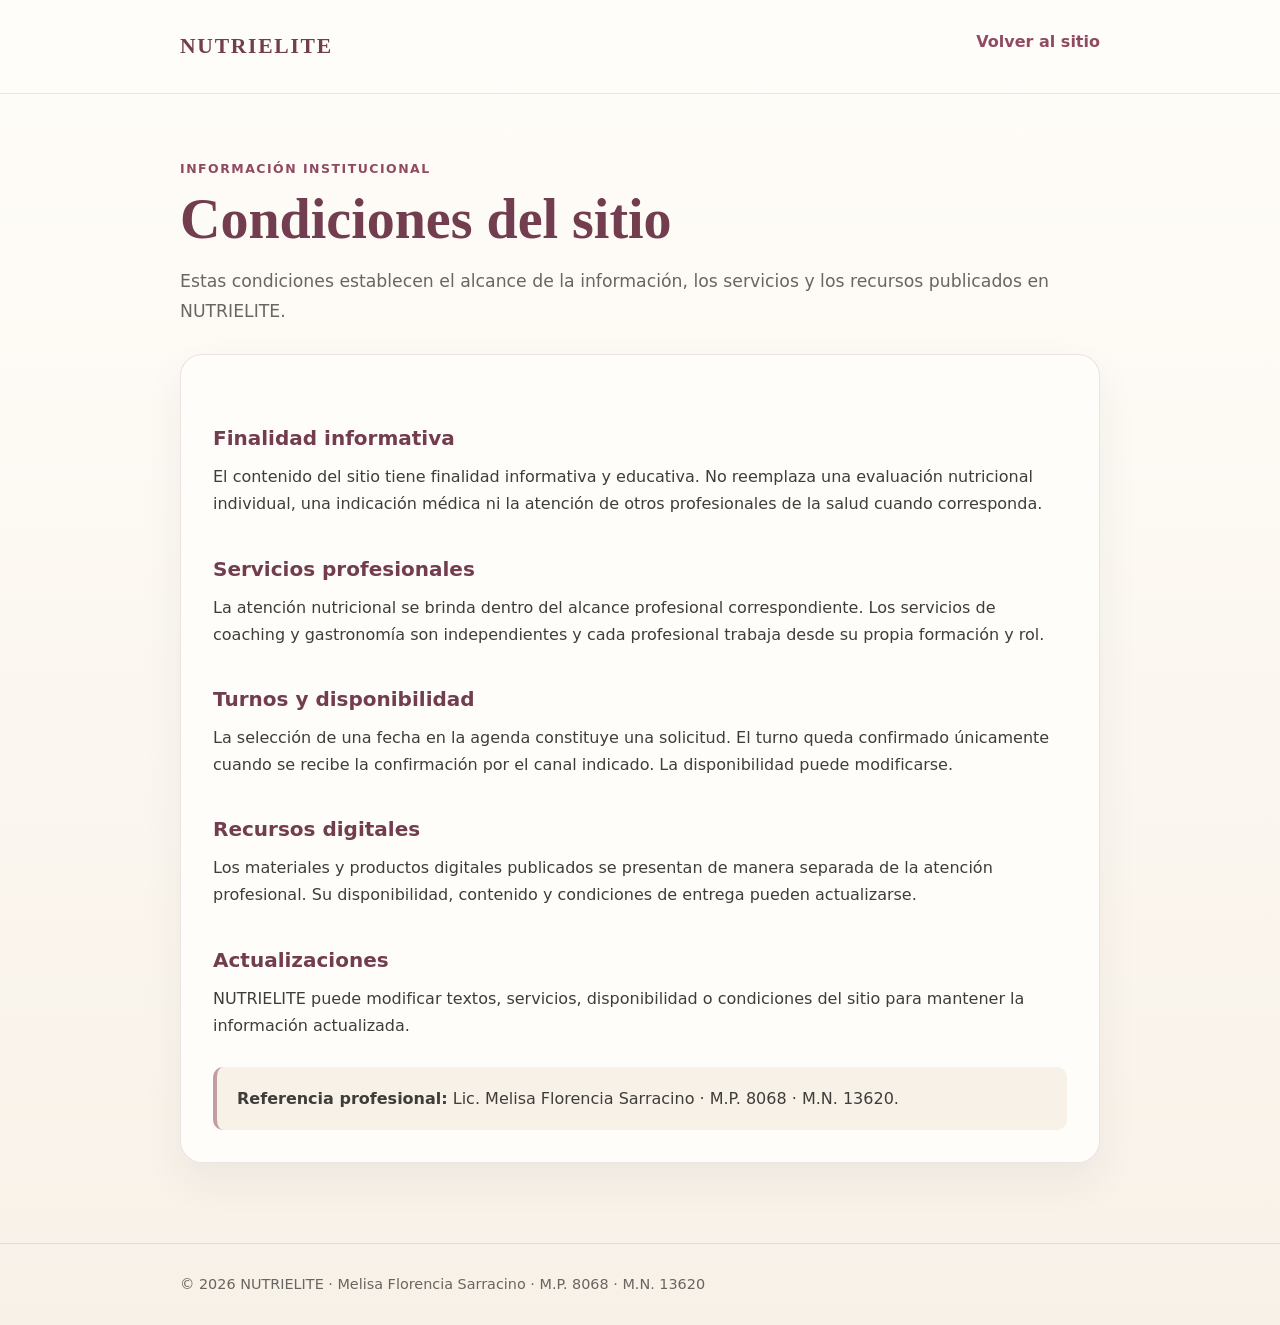
<file: condiciones.html>
<!doctype html><html lang="es"><head><meta charset="utf-8"><meta name="viewport" content="width=device-width,initial-scale=1"><title>Condiciones del sitio | NUTRIELITE</title><meta name="description" content="Condiciones de uso y alcance de la información publicada en NUTRIELITE."><link rel="canonical" href="https://www.nutrielite.com.ar/condiciones.html"><style>
:root{--wine:#8f4b62;--wine-dark:#713d4f;--ink:#3f3d3a;--muted:#696560;--paper:#fffdf9;--soft:#f8f1e8;--line:rgba(143,75,98,.15)}
*{box-sizing:border-box}body{margin:0;background:linear-gradient(180deg,#fffdf9,#f8f1e8);color:var(--ink);font-family:Inter,system-ui,-apple-system,BlinkMacSystemFont,"Segoe UI",sans-serif;line-height:1.7}
.wrap{width:min(920px,calc(100% - 36px));margin:auto}.top{padding:28px 0;border-bottom:1px solid var(--line);background:rgba(255,253,249,.94)}.brand{font-family:Georgia,serif;color:var(--wine-dark);font-size:1.35rem;font-weight:700;letter-spacing:.08em}.back{float:right;color:var(--wine);text-decoration:none;font-weight:700}
main{padding:64px 0 80px}.eyebrow{margin:0 0 10px;color:var(--wine);font-size:.78rem;font-weight:800;letter-spacing:.12em;text-transform:uppercase}h1{margin:0 0 18px;color:var(--wine-dark);font-family:Georgia,serif;font-size:clamp(2.2rem,5vw,3.5rem);line-height:1.08}h2{margin:34px 0 8px;color:var(--wine-dark);font-size:1.25rem}.lead{font-size:1.08rem;color:var(--muted)}.card{margin-top:28px;padding:32px;border:1px solid var(--line);border-radius:22px;background:var(--paper);box-shadow:0 18px 42px rgba(50,43,44,.06)}p{margin:0 0 14px}ul{padding-left:22px}.note{margin-top:28px;padding:18px 20px;border-left:4px solid rgba(143,75,98,.5);background:var(--soft);border-radius:10px}footer{padding:28px 0;border-top:1px solid var(--line);font-size:.9rem;color:var(--muted)}
@media(max-width:640px){.back{float:none;display:block;margin-top:8px}.top{padding:22px 0}.card{padding:24px 20px}main{padding:48px 0 64px}}
</style></head><body><header class="top"><div class="wrap"><span class="brand">NUTRIELITE</span><a class="back" href="index.html">Volver al sitio</a></div></header><main><div class="wrap"><p class="eyebrow">Información institucional</p><h1>Condiciones del sitio</h1><p class="lead">Estas condiciones establecen el alcance de la información, los servicios y los recursos publicados en NUTRIELITE.</p><section class="card"><h2>Finalidad informativa</h2><p>El contenido del sitio tiene finalidad informativa y educativa. No reemplaza una evaluación nutricional individual, una indicación médica ni la atención de otros profesionales de la salud cuando corresponda.</p><h2>Servicios profesionales</h2><p>La atención nutricional se brinda dentro del alcance profesional correspondiente. Los servicios de coaching y gastronomía son independientes y cada profesional trabaja desde su propia formación y rol.</p><h2>Turnos y disponibilidad</h2><p>La selección de una fecha en la agenda constituye una solicitud. El turno queda confirmado únicamente cuando se recibe la confirmación por el canal indicado. La disponibilidad puede modificarse.</p><h2>Recursos digitales</h2><p>Los materiales y productos digitales publicados se presentan de manera separada de la atención profesional. Su disponibilidad, contenido y condiciones de entrega pueden actualizarse.</p><h2>Actualizaciones</h2><p>NUTRIELITE puede modificar textos, servicios, disponibilidad o condiciones del sitio para mantener la información actualizada.</p><div class="note"><strong>Referencia profesional:</strong> Lic. Melisa Florencia Sarracino · M.P. 8068 · M.N. 13620.</div></section></div></main><footer><div class="wrap">© 2026 NUTRIELITE · Melisa Florencia Sarracino · M.P. 8068 · M.N. 13620</div></footer></body></html>
</file>
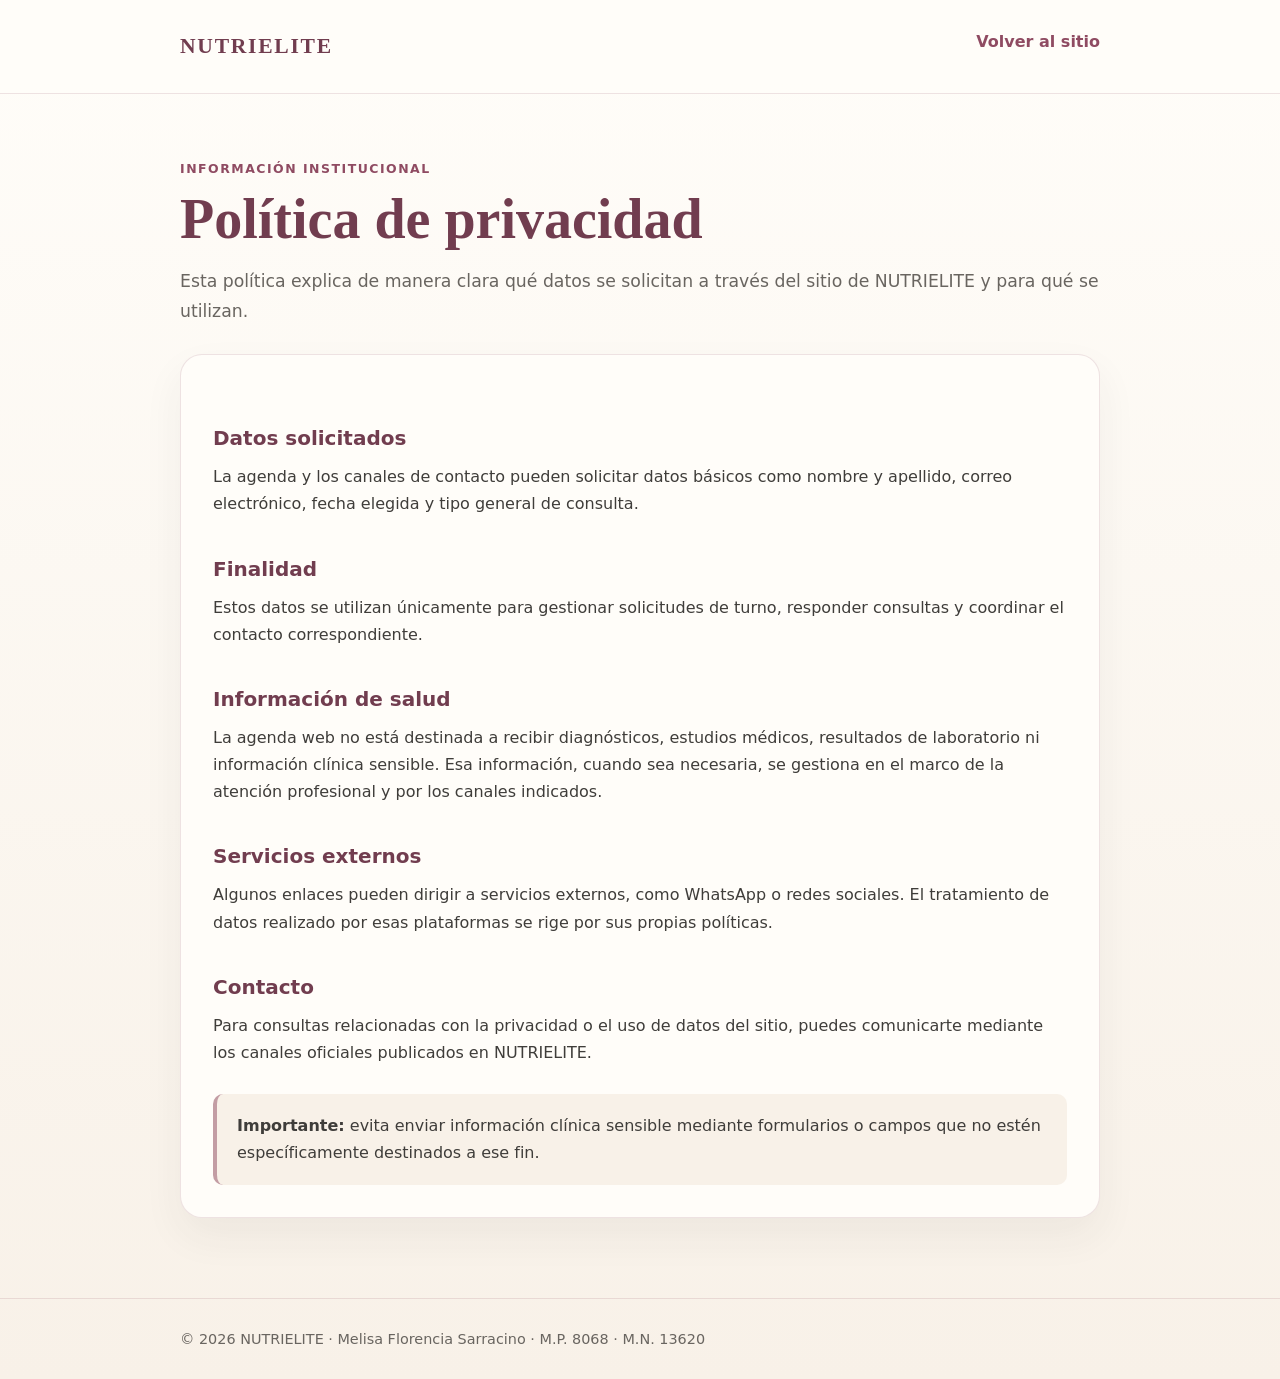
<file: privacidad.html>
<!doctype html><html lang="es"><head><meta charset="utf-8"><meta name="viewport" content="width=device-width,initial-scale=1"><title>Privacidad | NUTRIELITE</title><meta name="description" content="Política de privacidad del sitio NUTRIELITE."><link rel="canonical" href="https://www.nutrielite.com.ar/privacidad.html"><style>
:root{--wine:#8f4b62;--wine-dark:#713d4f;--ink:#3f3d3a;--muted:#696560;--paper:#fffdf9;--soft:#f8f1e8;--line:rgba(143,75,98,.15)}
*{box-sizing:border-box}body{margin:0;background:linear-gradient(180deg,#fffdf9,#f8f1e8);color:var(--ink);font-family:Inter,system-ui,-apple-system,BlinkMacSystemFont,"Segoe UI",sans-serif;line-height:1.7}
.wrap{width:min(920px,calc(100% - 36px));margin:auto}.top{padding:28px 0;border-bottom:1px solid var(--line);background:rgba(255,253,249,.94)}.brand{font-family:Georgia,serif;color:var(--wine-dark);font-size:1.35rem;font-weight:700;letter-spacing:.08em}.back{float:right;color:var(--wine);text-decoration:none;font-weight:700}
main{padding:64px 0 80px}.eyebrow{margin:0 0 10px;color:var(--wine);font-size:.78rem;font-weight:800;letter-spacing:.12em;text-transform:uppercase}h1{margin:0 0 18px;color:var(--wine-dark);font-family:Georgia,serif;font-size:clamp(2.2rem,5vw,3.5rem);line-height:1.08}h2{margin:34px 0 8px;color:var(--wine-dark);font-size:1.25rem}.lead{font-size:1.08rem;color:var(--muted)}.card{margin-top:28px;padding:32px;border:1px solid var(--line);border-radius:22px;background:var(--paper);box-shadow:0 18px 42px rgba(50,43,44,.06)}p{margin:0 0 14px}ul{padding-left:22px}.note{margin-top:28px;padding:18px 20px;border-left:4px solid rgba(143,75,98,.5);background:var(--soft);border-radius:10px}footer{padding:28px 0;border-top:1px solid var(--line);font-size:.9rem;color:var(--muted)}
@media(max-width:640px){.back{float:none;display:block;margin-top:8px}.top{padding:22px 0}.card{padding:24px 20px}main{padding:48px 0 64px}}
</style></head><body><header class="top"><div class="wrap"><span class="brand">NUTRIELITE</span><a class="back" href="index.html">Volver al sitio</a></div></header><main><div class="wrap"><p class="eyebrow">Información institucional</p><h1>Política de privacidad</h1><p class="lead">Esta política explica de manera clara qué datos se solicitan a través del sitio de NUTRIELITE y para qué se utilizan.</p><section class="card"><h2>Datos solicitados</h2><p>La agenda y los canales de contacto pueden solicitar datos básicos como nombre y apellido, correo electrónico, fecha elegida y tipo general de consulta.</p><h2>Finalidad</h2><p>Estos datos se utilizan únicamente para gestionar solicitudes de turno, responder consultas y coordinar el contacto correspondiente.</p><h2>Información de salud</h2><p>La agenda web no está destinada a recibir diagnósticos, estudios médicos, resultados de laboratorio ni información clínica sensible. Esa información, cuando sea necesaria, se gestiona en el marco de la atención profesional y por los canales indicados.</p><h2>Servicios externos</h2><p>Algunos enlaces pueden dirigir a servicios externos, como WhatsApp o redes sociales. El tratamiento de datos realizado por esas plataformas se rige por sus propias políticas.</p><h2>Contacto</h2><p>Para consultas relacionadas con la privacidad o el uso de datos del sitio, puedes comunicarte mediante los canales oficiales publicados en NUTRIELITE.</p><div class="note"><strong>Importante:</strong> evita enviar información clínica sensible mediante formularios o campos que no estén específicamente destinados a ese fin.</div></section></div></main><footer><div class="wrap">© 2026 NUTRIELITE · Melisa Florencia Sarracino · M.P. 8068 · M.N. 13620</div></footer></body></html>
</file>
